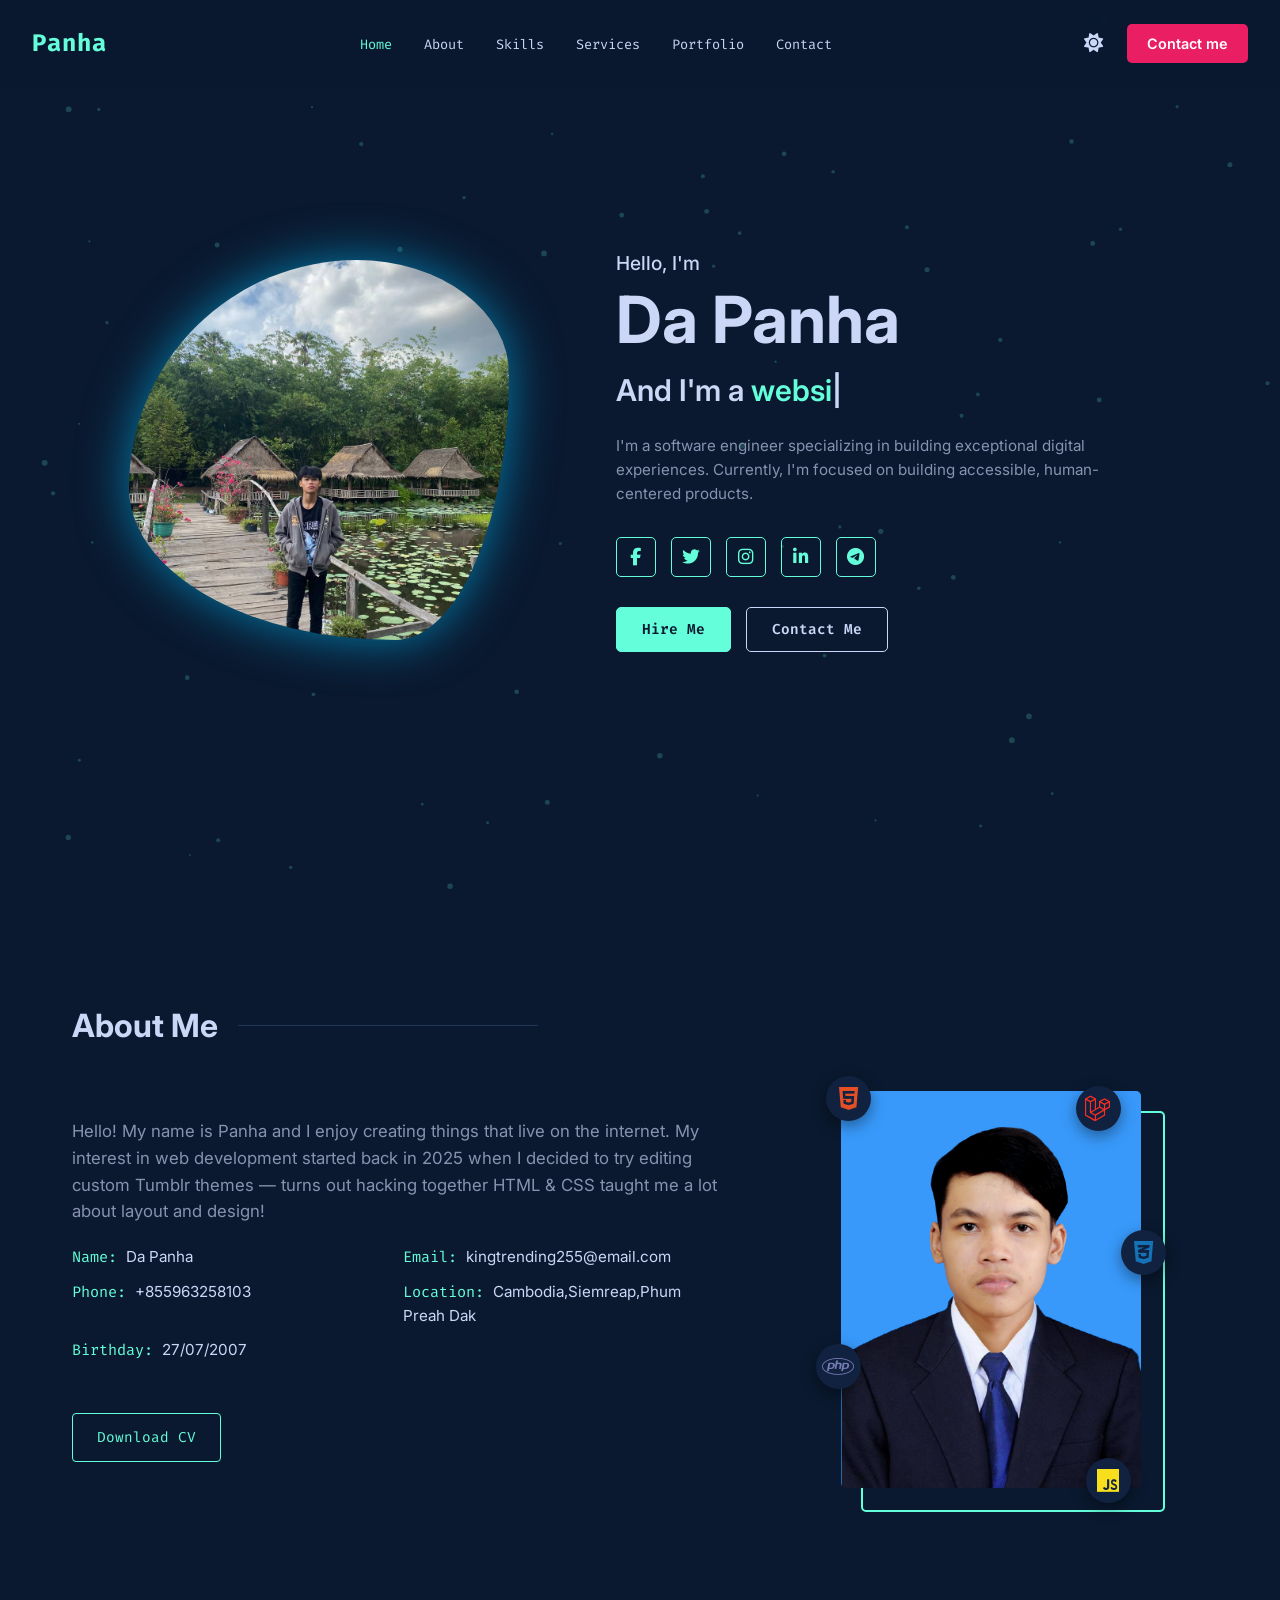
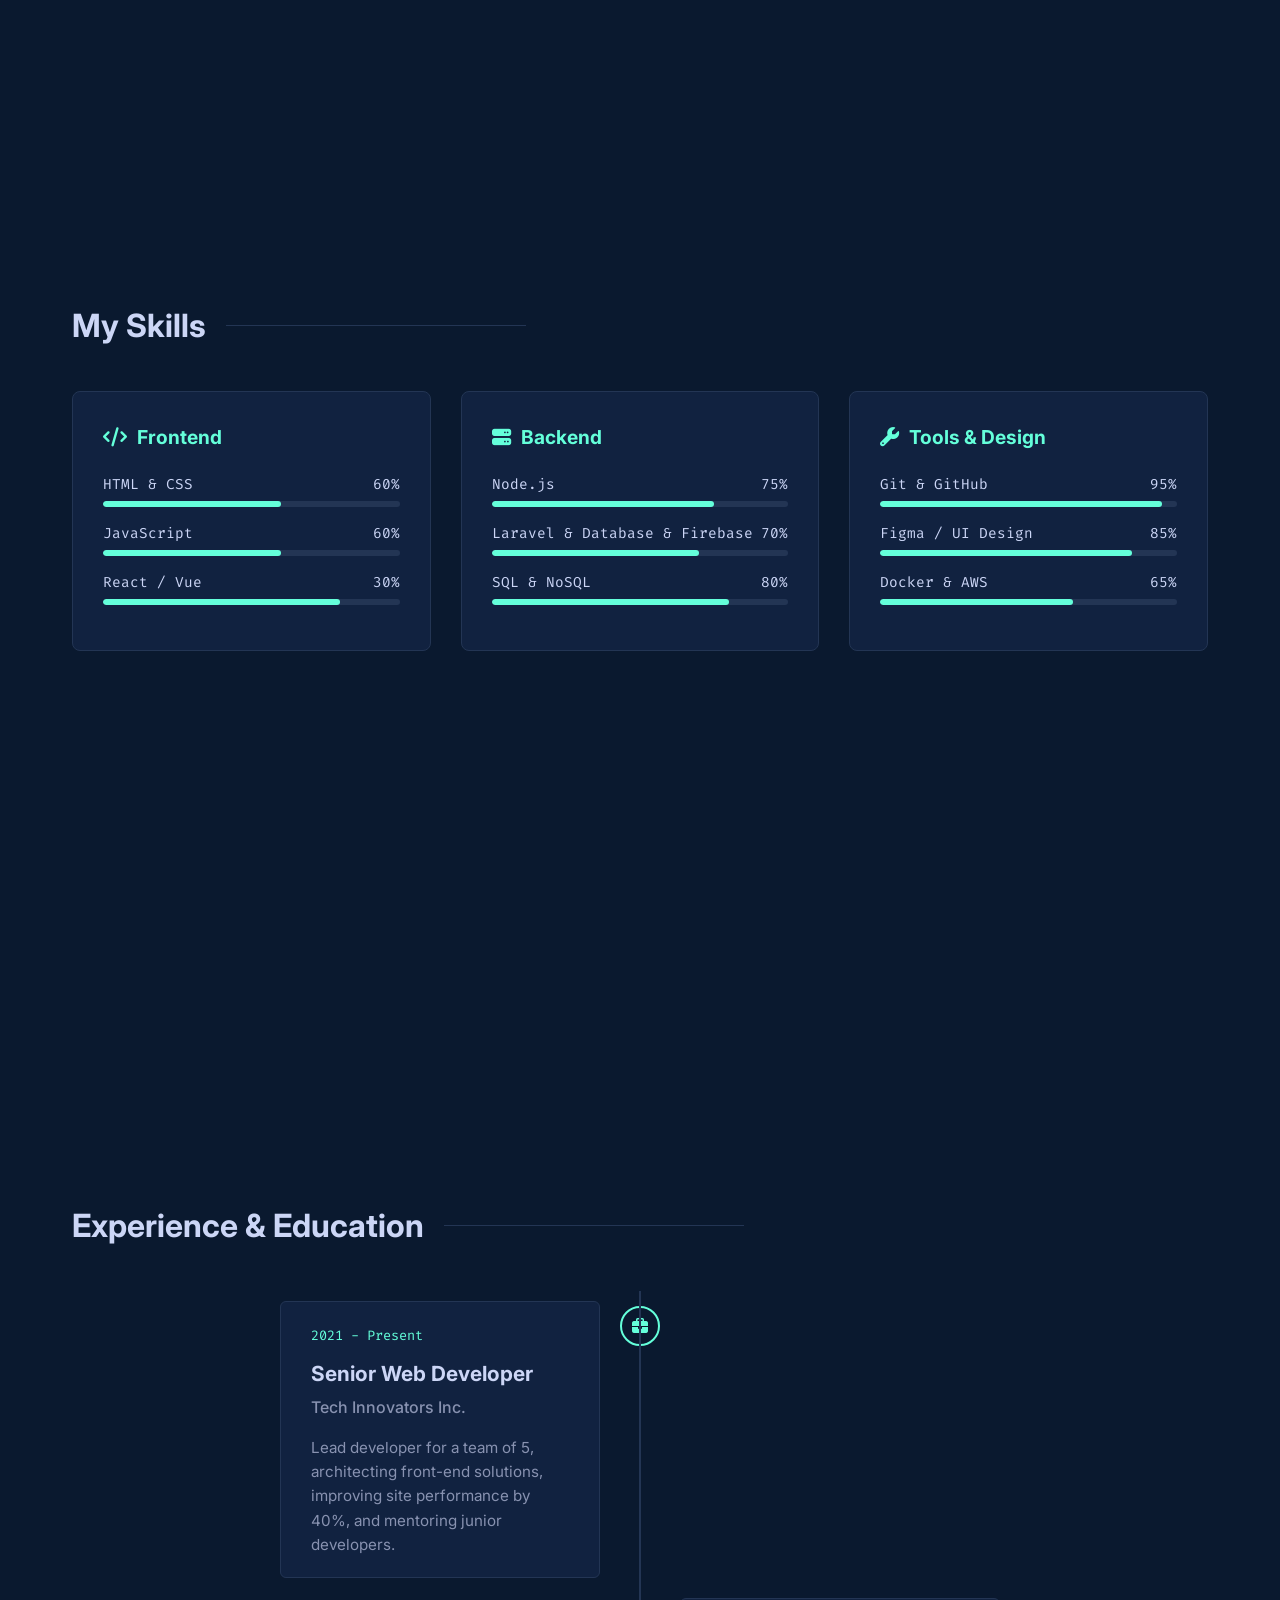
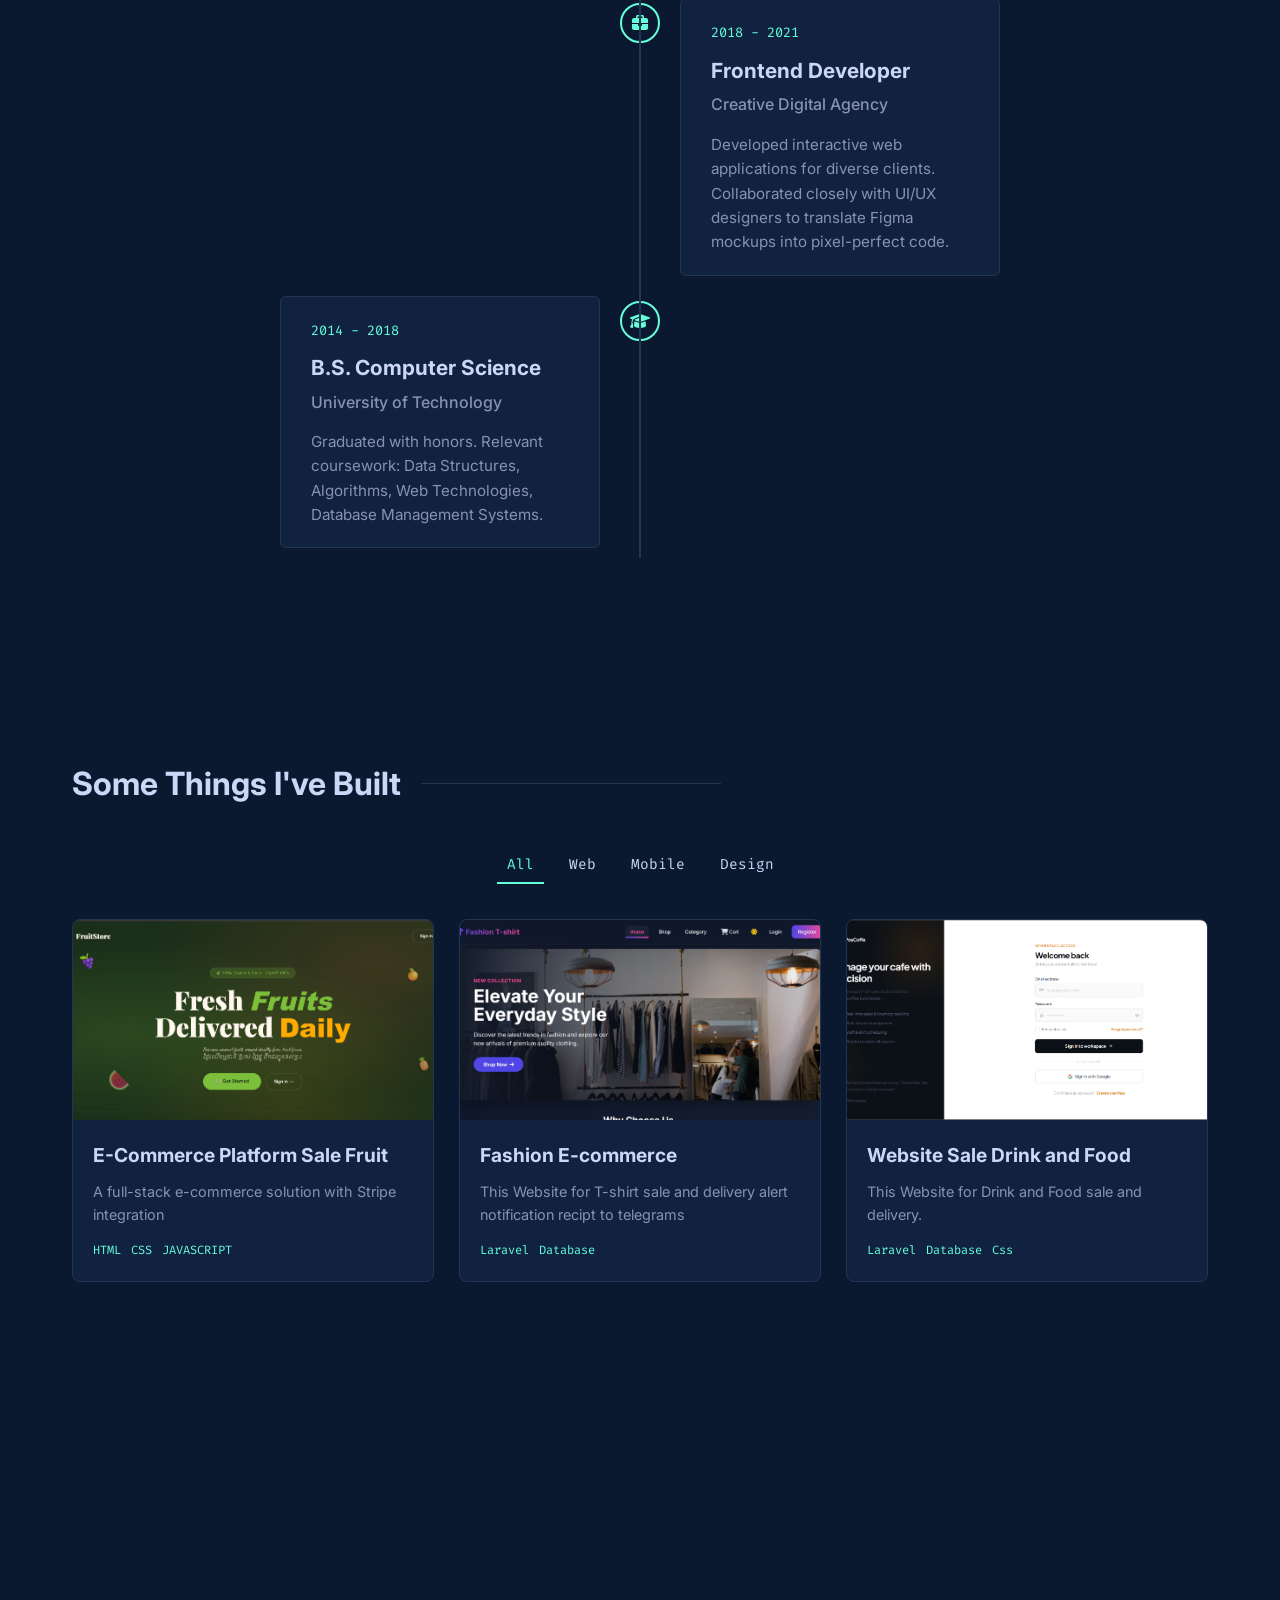
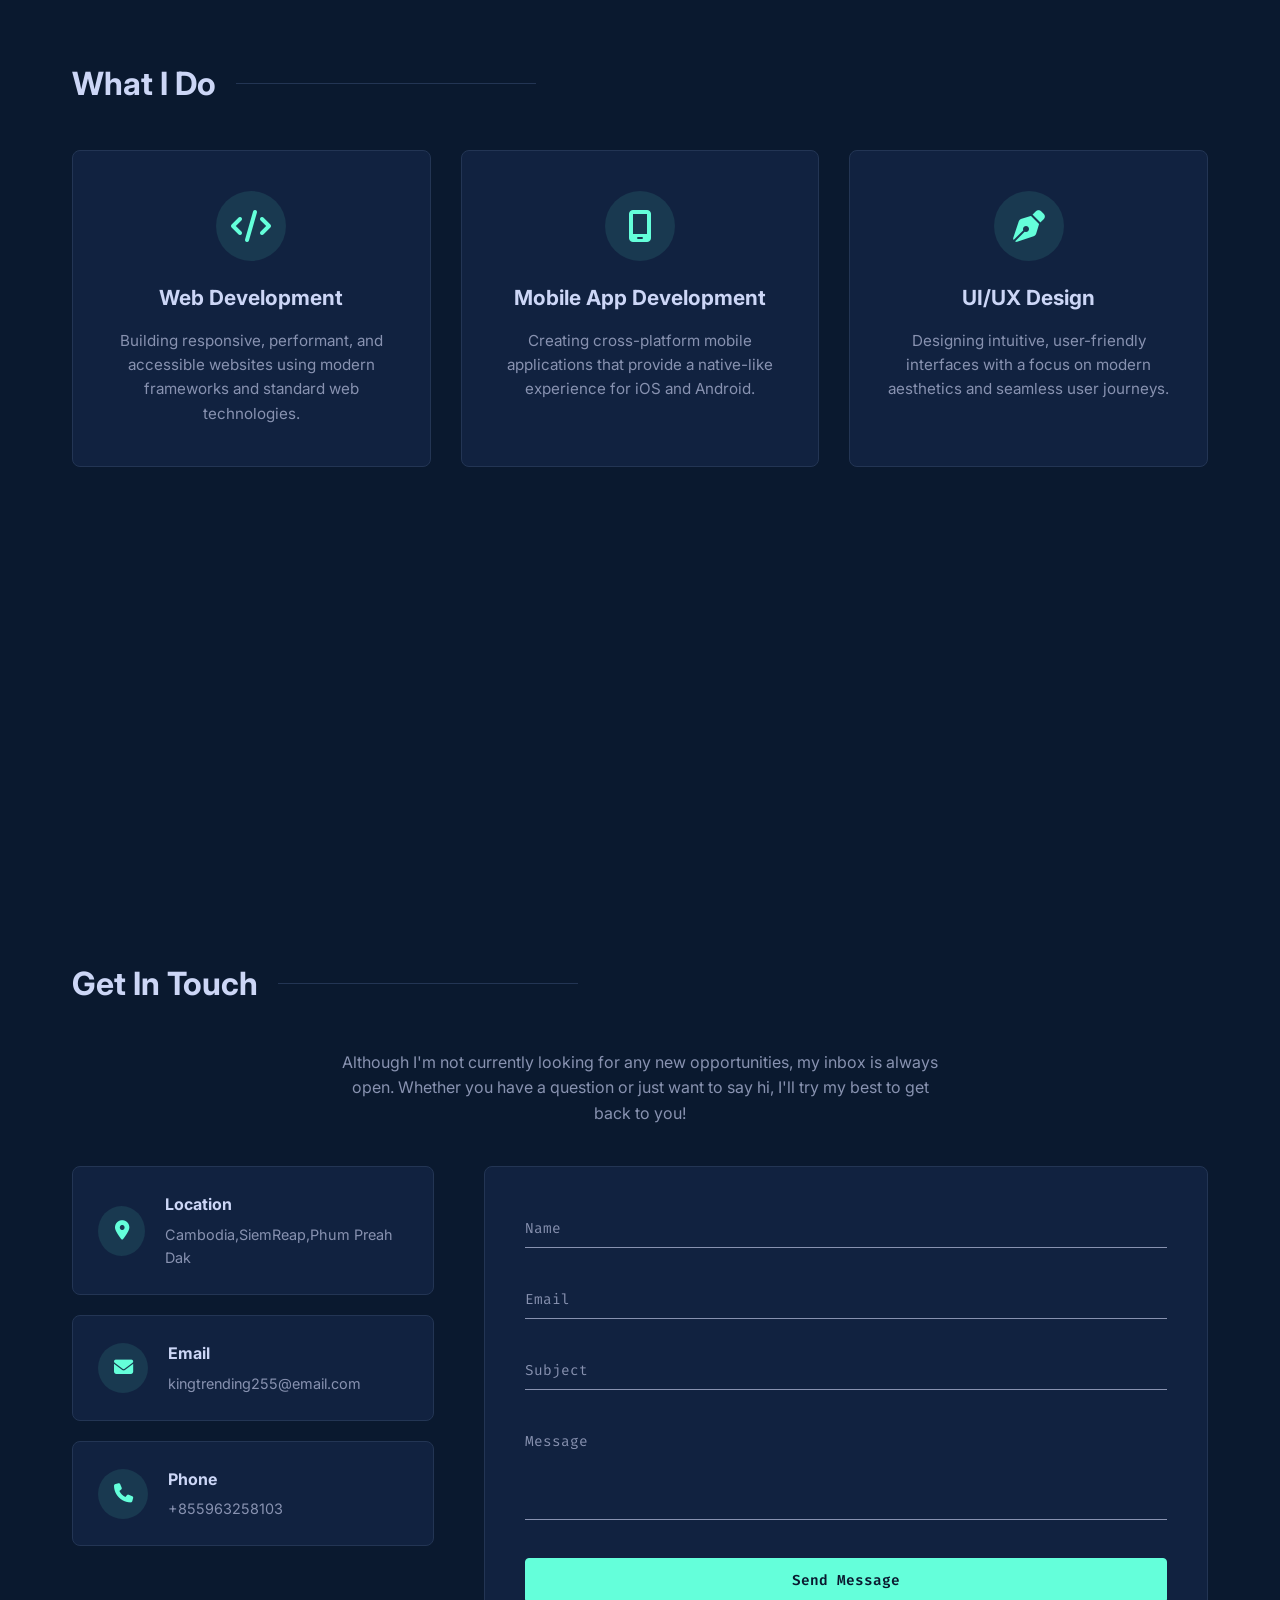
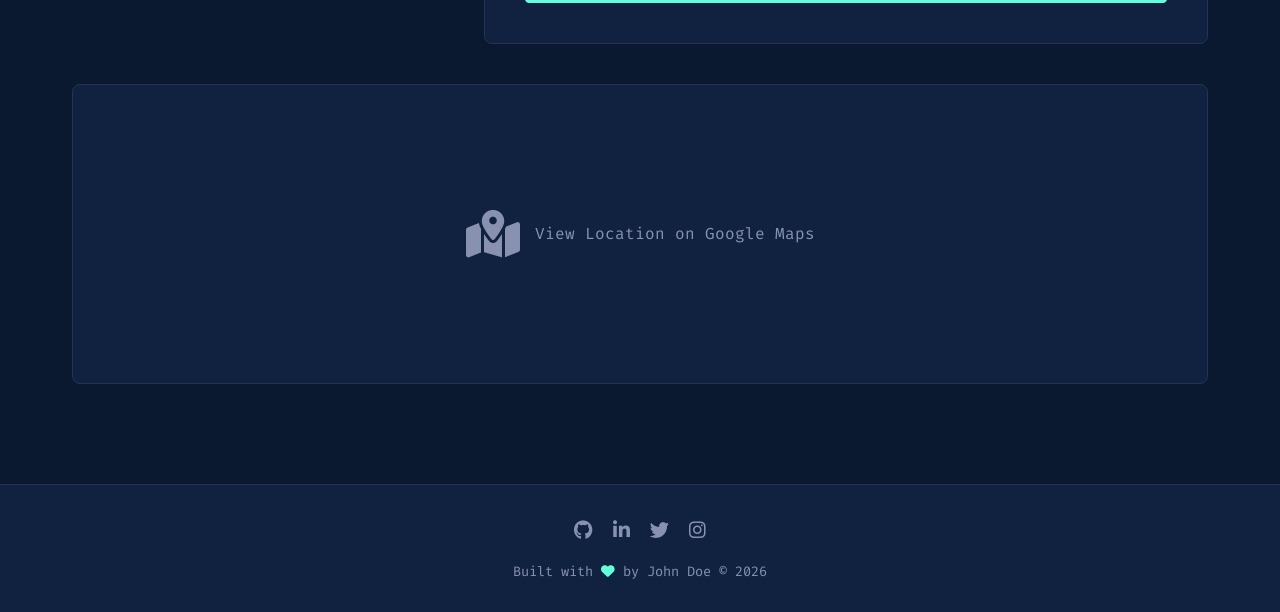
<file: index.html>
<!DOCTYPE html>
<html lang="en" data-theme="dark">

<head>
    <meta charset="UTF-8">
    <meta name="viewport" content="width=device-width, initial-scale=1.0">
    <title>Da Panha | Personal Portfolio</title>

    <!-- Google Fonts -->
    <link rel="preconnect" href="https://fonts.googleapis.com">
    <link rel="preconnect" href="https://fonts.gstatic.com" crossorigin>
    <link
        href="https://fonts.googleapis.com/css2?family=Inter:wght@300;400;500;600;700;800&family=Fira+Code:wght@400;500&display=swap"
        rel="stylesheet">

    <!-- Font Awesome -->
    <link rel="stylesheet" href="https://cdnjs.cloudflare.com/ajax/libs/font-awesome/6.4.0/css/all.min.css">

    <!-- Custom CSS -->
    <link rel="stylesheet" href="css/style.css">
</head>

<body>

    <!-- Page Loader -->
    <div id="loader">
        <div class="spinner"></div>
    </div>

    <!-- Scroll Progress -->
    <div id="scroll-progress"></div>

    <!-- Navbar -->
    <nav id="navbar">
        <a href="#home" class="logo">Panha</a>

        <ul class="nav-links">
            <li><a href="#home">Home</a></li>
            <li><a href="#about">About</a></li>
            <li><a href="#skills">Skills</a></li>
            <li><a href="#services">Services</a></li>
            <li><a href="#portfolio">Portfolio</a></li>
            <li><a href="#contact">Contact</a></li>
        </ul>

        <div class="nav-controls">
            <button id="theme-toggle"><i class="fa-solid fa-moon"></i></button>
            <a href="#contact" class="btn-download-cv">Contact me</a>
            <div class="hamburger">
                <span></span>
                <span></span>
                <span></span>
            </div>
        </div>
    </nav>

    <!-- Hero Section -->
    <section id="home" class="hero-split">
        <canvas id="canvas-bg"></canvas>
        <div class="container hero-grid">

            <div class="hero-img-box fade-up">
                <div class="blob-glow">
                    <!-- Using the profile photo you uploaded -->
                    <img src="images/photo_2026-03-11_21-34-07.jpg" alt="Da Panha" class="hero-profile-img">
                </div>
            </div>

            <div class="hero-text-box fade-up" style="transition-delay: 200ms;">
                <h3 class="hero-greeting">Hello, I'm</h3>
                <h1 class="hero-name">Da Panha</h1>
                <h2 class="hero-title">And I'm a <span class="typing"></span><span class="cursor">|</span></h2>
                <p class="hero-desc">
                    I'm a software engineer specializing in building exceptional digital experiences. Currently, I'm
                    focused on building accessible, human-centered products.
                </p>

                <div class="hero-socials">
                    <a href="#"><i class="fa-brands fa-facebook-f"></i></a>
                    <a href="#"><i class="fa-brands fa-twitter"></i></a>
                    <a href="#"><i class="fa-brands fa-instagram"></i></a>
                    <a href="#"><i class="fa-brands fa-linkedin-in"></i></a>
                    <a href="https://t.me/Nhaluckyy168"><i class="fa-brands fa-telegram"></i></a>
                </div>

                <div class="hero-cta">
                    <a href="#contact" class="btn btn-hire">Hire Me</a>
                    <a href="#contact" class="btn btn-outline-white">Contact Me</a>
                </div>
            </div>

        </div>
    </section>

    <!-- About Section -->
    <section id="about">
        <div class="container">
            <h2 class="section-title fade-up">About Me</h2>
            <div class="about-content fade-up">
                <div class="about-text">
                    <p>Hello! My name is Panha and I enjoy creating things that live on the internet. My interest in web
                        development started back in 2025 when I decided to try editing custom Tumblr themes — turns out
                        hacking together HTML & CSS taught me a lot about layout and design!</p>

                    <ul class="about-details">
                        <li><span>Name:</span> Da Panha</li>
                        <li><span>Email:</span> kingtrending255@email.com</li>
                        <li><span>Phone:</span> +855963258103</li>
                        <li><span>Location:</span> Cambodia,Siemreap,Phum Preah Dak</li>
                        <li><span>Birthday:</span> 27/07/2007</li>
                    </ul>
                    <a href="#" class="btn btn-outline" style="margin-top: 20px;">Download CV</a>
                </div>
                <div class="about-img-wrapper">
                    <!-- Updated to use images folder -->
                    <img src="images/d433.jpg" alt="Da Panha" class="about-img"
                        onerror="this.src='https://picsum.photos/seed/profile/400/500'">

                    <!-- Floating Tech Icons -->
                    <div class="floating-icon icon-html" title="HTML5"><i class="fa-brands fa-html5"></i></div>
                    <div class="floating-icon icon-css" title="CSS3"><i class="fa-brands fa-css3-alt"></i></div>
                    <div class="floating-icon icon-js" title="JavaScript"><i class="fa-brands fa-js"></i></div>
                    <div class="floating-icon icon-php" title="PHP"><i class="fa-brands fa-php"></i></div>
                    <div class="floating-icon icon-laravel" title="Laravel"><i class="fa-brands fa-laravel"></i></div>
                </div>
            </div>
        </div>
    </section>

    <!-- Skills Section -->
    <section id="skills">
        <div class="container">
            <h2 class="section-title fade-up">My Skills</h2>
            <div class="skills-grid">
                <!-- Frontend -->
                <div class="skill-category fade-up">
                    <h3><i class="fa-solid fa-code"></i> Frontend</h3>
                    <div class="skill-item">
                        <div class="skill-info"><span>HTML & CSS</span><span>60%</span></div>
                        <div class="skill-bar">
                            <div class="skill-progress" data-width="60%"></div>
                        </div>
                    </div>
                    <div class="skill-item">
                        <div class="skill-info"><span>JavaScript</span><span>60%</span></div>
                        <div class="skill-bar">
                            <div class="skill-progress" data-width="60%"></div>
                        </div>
                    </div>
                    <div class="skill-item">
                        <div class="skill-info"><span>React / Vue</span><span>30%</span></div>
                        <div class="skill-bar">
                            <div class="skill-progress" data-width="80%"></div>
                        </div>
                    </div>
                </div>

                <!-- Backend -->
                <div class="skill-category fade-up" style="transition-delay: 100ms;">
                    <h3><i class="fa-solid fa-server"></i> Backend</h3>
                    <div class="skill-item">
                        <div class="skill-info"><span>Node.js</span><span>75%</span></div>
                        <div class="skill-bar">
                            <div class="skill-progress" data-width="75%"></div>
                        </div>
                    </div>
                    <div class="skill-item">
                        <div class="skill-info"><span>Laravel & Database & Firebase</span><span>70%</span></div>
                        <div class="skill-bar">
                            <div class="skill-progress" data-width="70%"></div>
                        </div>
                    </div>
                    <div class="skill-item">
                        <div class="skill-info"><span>SQL & NoSQL</span><span>80%</span></div>
                        <div class="skill-bar">
                            <div class="skill-progress" data-width="80%"></div>
                        </div>
                    </div>
                </div>

                <!-- Tools -->
                <div class="skill-category fade-up" style="transition-delay: 200ms;">
                    <h3><i class="fa-solid fa-wrench"></i> Tools & Design</h3>
                    <div class="skill-item">
                        <div class="skill-info"><span>Git & GitHub</span><span>95%</span></div>
                        <div class="skill-bar">
                            <div class="skill-progress" data-width="95%"></div>
                        </div>
                    </div>
                    <div class="skill-item">
                        <div class="skill-info"><span>Figma / UI Design</span><span>85%</span></div>
                        <div class="skill-bar">
                            <div class="skill-progress" data-width="85%"></div>
                        </div>
                    </div>
                    <div class="skill-item">
                        <div class="skill-info"><span>Docker & AWS</span><span>65%</span></div>
                        <div class="skill-bar">
                            <div class="skill-progress" data-width="65%"></div>
                        </div>
                    </div>
                </div>
            </div>
        </div>
    </section>

    <!-- Experience Section -->
    <section id="experience">
        <div class="container">
            <h2 class="section-title fade-up">Experience & Education</h2>
            <div class="timeline">

                <div class="timeline-item left fade-up">
                    <div class="timeline-icon"><i class="fa-solid fa-briefcase"></i></div>
                    <div class="timeline-content">
                        <span class="timeline-date">2021 - Present</span>
                        <h3>Senior Web Developer</h3>
                        <h4>Tech Innovators Inc.</h4>
                        <p>Lead developer for a team of 5, architecting front-end solutions, improving site performance
                            by 40%, and mentoring junior developers.</p>
                    </div>
                </div>

                <div class="timeline-item right fade-up">
                    <div class="timeline-icon"><i class="fa-solid fa-briefcase"></i></div>
                    <div class="timeline-content">
                        <span class="timeline-date">2018 - 2021</span>
                        <h3>Frontend Developer</h3>
                        <h4>Creative Digital Agency</h4>
                        <p>Developed interactive web applications for diverse clients. Collaborated closely with UI/UX
                            designers to translate Figma mockups into pixel-perfect code.</p>
                    </div>
                </div>

                <div class="timeline-item left fade-up">
                    <div class="timeline-icon"><i class="fa-solid fa-graduation-cap"></i></div>
                    <div class="timeline-content">
                        <span class="timeline-date">2014 - 2018</span>
                        <h3>B.S. Computer Science</h3>
                        <h4>University of Technology</h4>
                        <p>Graduated with honors. Relevant coursework: Data Structures, Algorithms, Web Technologies,
                            Database Management Systems.</p>
                    </div>
                </div>

            </div>
        </div>
    </section>

    <!-- Portfolio Section -->
    <section id="portfolio">
        <div class="container">
            <h2 class="section-title fade-up">Some Things I've Built</h2>

            <div class="portfolio-filters fade-up">
                <button class="filter-btn active" data-filter="all">All</button>
                <button class="filter-btn" data-filter="web">Web</button>
                <button class="filter-btn" data-filter="mobile">Mobile</button>
                <button class="filter-btn" data-filter="design">Design</button>
            </div>

            <div class="portfolio-grid">
                <!-- Item 1 -->
                <div class="portfolio-item fade-up" data-category="web">
                    <div class="portfolio-img">
                        <img src="images/Screenshot 2026-05-29 151022.png" alt="Project 1"
                            onerror="this.src='https://picsum.photos/seed/proj1/600/400'">
                        <div class="portfolio-overlay">
                            <a href="fruit-demo.html" title="Live Demo"><i
                                    class="fa-solid fa-arrow-up-right-from-square"></i></a>
                            <a href="#" title="GitHub"><i class="fa-brands fa-github"></i></a>
                        </div>
                    </div>
                    <div class="portfolio-info">
                        <h3>E-Commerce Platform Sale Fruit</h3>
                        <p>A full-stack e-commerce solution with Stripe integration</p>
                        <div class="portfolio-tags">
                            <span>HTML</span><span>CSS</span><span>JAVASCRIPT</span>
                        </div>
                    </div>
                </div>

                <!-- Item 2 -->
                <div class="portfolio-item fade-up" data-category="mobile">
                    <div class="portfolio-img">
                        <img src="images/Screenshot 2026-05-29 160033.png" alt="Project 2"
                            onerror="this.src='https://picsum.photos/seed/proj2/600/400'">
                        <div class="portfolio-overlay">
                            <a href="fashion-shop.html" title="Live Demo"><i
                                    class="fa-solid fa-arrow-up-right-from-square"></i></a>
                            <a href="#" title="GitHub"><i class="fa-brands fa-github"></i></a>
                        </div>
                    </div>
                    <div class="portfolio-info">
                        <h3>Fashion E-commerce</h3>
                        <p>This Website for T-shirt sale and delivery alert notification recipt to telegrams</p>
                        <div class="portfolio-tags">
                            <span>Laravel</span><span>Database</span>
                        </div>
                    </div>
                </div>

                <!-- Item 3 -->
                <div class="portfolio-item fade-up" data-category="web design">
                    <div class="portfolio-img">
                        <img src="images/Screenshot 2026-05-29 170502.png" alt="Project 3"
                            onerror="this.src='https://picsum.photos/seed/proj3/600/400'">
                        <div class="portfolio-overlay">
                            <a href="poscoffee-shop.html" title="Live Demo"><i
                                    class="fa-solid fa-arrow-up-right-from-square"></i></a>
                            <a href="#" title="GitHub"><i class="fa-brands fa-github"></i></a>
                        </div>
                    </div>
                    <div class="portfolio-info">
                        <h3>Website Sale Drink and Food</h3>
                        <p>This Website for Drink and Food sale and delivery.</p>
                        <div class="portfolio-tags">
                            <span>Laravel</span><span>Database</span><span>Css</span>
                        </div>
                    </div>
                </div>
            </div>
        </div>
    </section>

    <!-- Services Section -->
    <section id="services">
        <div class="container">
            <h2 class="section-title fade-up">What I Do</h2>
            <div class="services-grid">

                <div class="service-card fade-up">
                    <div class="service-icon"><i class="fa-solid fa-code"></i></div>
                    <h3>Web Development</h3>
                    <p>Building responsive, performant, and accessible websites using modern frameworks and standard web
                        technologies.</p>
                </div>

                <div class="service-card fade-up" style="transition-delay: 100ms;">
                    <div class="service-icon"><i class="fa-solid fa-mobile-screen"></i></div>
                    <h3>Mobile App Development</h3>
                    <p>Creating cross-platform mobile applications that provide a native-like experience for iOS and
                        Android.</p>
                </div>

                <div class="service-card fade-up" style="transition-delay: 200ms;">
                    <div class="service-icon"><i class="fa-solid fa-pen-nib"></i></div>
                    <h3>UI/UX Design</h3>
                    <p>Designing intuitive, user-friendly interfaces with a focus on modern aesthetics and seamless user
                        journeys.</p>
                </div>

            </div>
        </div>
    </section>

    <!-- Contact Section -->
    <section id="contact">
        <div class="container">
            <h2 class="section-title fade-up">Get In Touch</h2>
            <p class="fade-up"
                style="color: var(--text-muted); margin-bottom: 40px; text-align: center; max-width: 600px; margin-inline: auto;">
                Although I'm not currently looking for any new opportunities, my inbox is always open. Whether you have
                a question or just want to say hi, I'll try my best to get back to you!
            </p>

            <div class="contact-content">
                <div class="contact-info-cards fade-up">
                    <a href="https://maps.app.goo.gl/1tjqPEj5fnRkejQz5" target="_blank" rel="noopener noreferrer"
                        style="display: block; text-decoration: none; color: inherit;">
                        <div class="contact-card">
                            <div class="contact-icon"><i class="fa-solid fa-location-dot"></i></div>
                            <div class="contact-details">
                                <h4>Location</h4>
                                <p>Cambodia,SiemReap,Phum Preah Dak</p>
                            </div>
                        </div>
                    </a>
                    <div class="contact-card">
                        <div class="contact-icon"><i class="fa-solid fa-envelope"></i></div>
                        <div class="contact-details">
                            <h4>Email</h4>
                            <p>kingtrending255@email.com</p>
                        </div>
                    </div>
                    <div class="contact-card">
                        <div class="contact-icon"><i class="fa-solid fa-phone"></i></div>
                        <div class="contact-details">
                            <h4>Phone</h4>
                            <p>+855963258103</p>
                        </div>
                    </div>
                </div>

                <div class="contact-form-wrapper fade-up">
                    <form class="contact-form" action="https://formsubmit.co/kingtrending255@gmail.com" method="POST">
                        <!-- FormSubmit Configuration -->
                        <input type="hidden" name="_captcha" value="false">
                        <input type="hidden" name="_subject" value="New Submission from Portfolio!">

                        <div class="form-group">
                            <input type="text" class="form-control" id="name" name="name" required>
                            <label for="name" class="form-label">Name</label>
                        </div>
                        <div class="form-group">
                            <input type="email" class="form-control" id="email" name="email" required>
                            <label for="email" class="form-label">Email</label>
                        </div>
                        <div class="form-group">
                            <input type="text" class="form-control" id="subject" name="subject" required>
                            <label for="subject" class="form-label">Subject</label>
                        </div>
                        <div class="form-group">
                            <textarea class="form-control" id="message" name="message" required></textarea>
                            <label for="message" class="form-label">Message</label>
                        </div>
                        <button type="submit" class="btn btn-fill" style="width: 100%;">Send Message</button>
                    </form>
                </div>
            </div>

            <a href="https://maps.app.goo.gl/1tjqPEj5fnRkejQz5" target="_blank" rel="noopener noreferrer"
                style="display: block; text-decoration: none; color: inherit;">
                <div class="map-placeholder fade-up">
                    <i class="fa-solid fa-map-location-dot" style="font-size: 3rem; margin-right: 15px;"></i>
                    <p>View Location on Google Maps</p>
                </div>
            </a>
        </div>
    </section>

    <!-- Footer -->
    <footer>
        <div class="container">
            <div class="footer-social">
                <a href="#"><i class="fa-brands fa-github"></i></a>
                <a href="#"><i class="fa-brands fa-linkedin-in"></i></a>
                <a href="#"><i class="fa-brands fa-twitter"></i></a>
                <a href="#"><i class="fa-brands fa-instagram"></i></a>
            </div>
            <p class="footer-text">Built with <span style="color: var(--accent);"><i
                        class="fa-solid fa-heart"></i></span> by John Doe &copy; 2026</p>
        </div>
    </footer>

    <!-- Back to Top -->
    <button id="back-to-top" title="Go to top"><i class="fa-solid fa-arrow-up"></i></button>

    <!-- Custom JavaScript -->
    <script src="js/script.js?v=2"></script>
</body>

</html>
</file>
<file: css/style.css>
/* ==========================================================================
   CSS VARIABLES & THEME
   ========================================================================== */
:root {
    /* Dark Mode (Default) */
    --bg-color: #0a192f;
    --text-main: #ccd6f6;
    --text-muted: #8892b0;
    --accent: #64ffda;
    --accent-hover: rgba(100, 255, 218, 0.1);
    --card-bg: #112240;
    --card-hover: #233554;
    --nav-bg: rgba(10, 25, 47, 0.85);
    --border-color: #233554;
    
    /* Typography */
    --font-sans: 'Inter', sans-serif;
    --font-mono: 'Fira Code', monospace;
    
    /* Transitions */
    --transition: all 0.3s cubic-bezier(0.645, 0.045, 0.355, 1);
}

[data-theme="light"] {
    --bg-color: #f8f9fa;
    --text-main: #2d3748;
    --text-muted: #4a5568;
    --accent: #3182ce;
    --accent-hover: rgba(49, 130, 206, 0.1);
    --card-bg: #ffffff;
    --card-hover: #edf2f7;
    --nav-bg: rgba(248, 249, 250, 0.85);
    --border-color: #e2e8f0;
}

/* ==========================================================================
   RESET & GLOBAL STYLES
   ========================================================================== */
* {
    margin: 0;
    padding: 0;
    box-sizing: border-box;
}

html {
    scroll-behavior: smooth;
    scrollbar-width: thin;
    scrollbar-color: var(--accent) var(--bg-color);
}

/* Custom Scrollbar */
::-webkit-scrollbar {
    width: 8px;
}
::-webkit-scrollbar-track {
    background: var(--bg-color);
}
::-webkit-scrollbar-thumb {
    background: var(--card-hover);
    border-radius: 4px;
}
::-webkit-scrollbar-thumb:hover {
    background: var(--accent);
}

body {
    font-family: var(--font-sans);
    background-color: var(--bg-color);
    color: var(--text-main);
    line-height: 1.6;
    overflow-x: hidden;
    transition: background-color 0.3s ease, color 0.3s ease;
}

h1, h2, h3, h4, h5, h6 {
    color: var(--text-main);
    font-weight: 700;
}

a {
    text-decoration: none;
    color: var(--text-main);
    transition: var(--transition);
}

ul {
    list-style: none;
}

img {
    max-width: 100%;
    height: auto;
    display: block;
}

.section-title {
    display: flex;
    align-items: center;
    font-size: 2rem;
    margin-bottom: 2.5rem;
    width: 100%;
}

.section-title::after {
    content: "";
    display: block;
    height: 1px;
    width: 300px;
    background-color: var(--border-color);
    margin-left: 20px;
}

.section-title span {
    color: var(--accent);
    font-family: var(--font-mono);
    font-size: 1.5rem;
    margin-right: 10px;
    font-weight: 400;
}

.container {
    max-width: 1200px;
    margin: 0 auto;
    padding: 0 2rem;
}

section {
    padding: 100px 0;
    min-height: 100vh;
}

/* Buttons */
.btn {
    display: inline-block;
    padding: 0.75rem 1.5rem;
    border-radius: 4px;
    font-family: var(--font-mono);
    font-size: 0.9rem;
    cursor: pointer;
    transition: var(--transition);
    text-align: center;
}

.btn-outline {
    color: var(--accent);
    background: transparent;
    border: 1px solid var(--accent);
}

.btn-outline:hover {
    background: var(--accent-hover);
    transform: translateY(-3px);
}

.btn-fill {
    color: var(--bg-color);
    background: var(--accent);
    border: 1px solid var(--accent);
    font-weight: 600;
}

.btn-fill:hover {
    background: transparent;
    color: var(--accent);
    transform: translateY(-3px);
}

/* ==========================================================================
   UTILITIES & ANIMATIONS
   ========================================================================== */
/* Page Loader */
#loader {
    position: fixed;
    top: 0;
    left: 0;
    width: 100%;
    height: 100%;
    background-color: var(--bg-color);
    display: flex;
    justify-content: center;
    align-items: center;
    z-index: 9999;
    transition: opacity 0.5s ease, visibility 0.5s ease;
}

.spinner {
    width: 50px;
    height: 50px;
    border: 3px solid var(--card-hover);
    border-top-color: var(--accent);
    border-radius: 50%;
    animation: spin 1s linear infinite;
}

@keyframes spin { 100% { transform: rotate(360deg); } }

/* Scroll Progress */
#scroll-progress {
    position: fixed;
    top: 0;
    left: 0;
    height: 3px;
    background-color: var(--accent);
    width: 0%;
    z-index: 1001;
    transition: width 0.1s;
}

/* Fade Up Animation */
.fade-up {
    opacity: 0;
    transform: translateY(30px);
    transition: opacity 0.6s ease-out, transform 0.6s ease-out;
}

.fade-up.visible {
    opacity: 1;
    transform: translateY(0);
}

/* ==========================================================================
   NAVIGATION
   ========================================================================== */
nav {
    position: fixed;
    top: 0;
    width: 100%;
    padding: 1.5rem 2rem;
    display: flex;
    justify-content: space-between;
    align-items: center;
    background-color: var(--nav-bg);
    backdrop-filter: blur(10px);
    z-index: 1000;
    transition: var(--transition);
}

nav.scrolled {
    padding: 1rem 2rem;
    box-shadow: 0 10px 30px -10px rgba(0, 0, 0, 0.3);
}

.logo {
    font-size: 1.5rem;
    font-weight: 700;
    color: var(--accent);
    font-family: var(--font-mono);
    letter-spacing: 1px;
    display: inline-block;
    animation: logoGlow 3s ease-in-out infinite;
}

@keyframes logoGlow {
    0%, 100% {
        transform: translateY(0);
        text-shadow: 0 0 5px rgba(100, 255, 218, 0.5);
    }
    50% {
        transform: translateY(-5px);
        text-shadow: 0 0 15px rgba(100, 255, 218, 0.8), 0 0 25px rgba(100, 255, 218, 0.6);
    }
}

.nav-links {
    display: flex;
    align-items: center;
    gap: 2rem;
}

.nav-links a {
    font-family: var(--font-mono);
    font-size: 0.85rem;
    color: var(--text-main);
}

.nav-links a:hover, .nav-links a.active {
    color: var(--accent);
}

/* Controls: Theme & Mobile Menu */
.nav-controls {
    display: flex;
    align-items: center;
    gap: 1.5rem;
}

#theme-toggle {
    background: none;
    border: none;
    color: var(--text-main);
    font-size: 1.2rem;
    cursor: pointer;
    transition: var(--transition);
}

#theme-toggle:hover {
    color: var(--accent);
}

.btn-download-cv {
    background-color: #e91e63;
    color: #fff;
    padding: 8px 20px;
    border-radius: 5px;
    font-size: 0.9rem;
    font-weight: 600;
    text-decoration: none;
    transition: var(--transition);
}

.btn-download-cv:hover {
    background-color: #c2185b;
    transform: translateY(-2px);
    color: #fff;
}

.hamburger {
    display: none;
    flex-direction: column;
    gap: 5px;
    cursor: pointer;
    z-index: 1002;
}

.hamburger span {
    width: 25px;
    height: 2px;
    background-color: var(--accent);
    transition: var(--transition);
}

/* ==========================================================================
   HERO SECTION (Split Layout)
   ========================================================================== */
#home {
    display: flex;
    align-items: center;
    position: relative;
    overflow: hidden;
    padding-top: 100px; /* Account for navbar */
    min-height: 100vh;
}

#canvas-bg {
    position: absolute;
    top: 0;
    left: 0;
    width: 100%;
    height: 100%;
    z-index: -1;
    opacity: 0.2;
}

.hero-grid {
    display: grid;
    grid-template-columns: 1fr 1.2fr;
    gap: 50px;
    align-items: center;
    width: 100%;
}

@media (max-width: 900px) {
    .hero-grid {
        grid-template-columns: 1fr;
        text-align: center;
        gap: 30px;
    }
    
    .hero-text-box {
        align-items: center;
    }
}

.hero-img-box {
    display: flex;
    justify-content: center;
    align-items: center;
}

.blob-glow {
    position: relative;
    width: 380px;
    height: 380px;
    border-radius: 60% 40% 30% 70% / 60% 30% 70% 40%;
    background: transparent;
    box-shadow: inset 0 0 50px rgba(0, 191, 255, 0.5), 0 0 50px rgba(0, 191, 255, 0.6);
    display: flex;
    justify-content: center;
    align-items: center;
    animation: morph 8s ease-in-out infinite;
    overflow: hidden;
}

.blob-glow img {
    width: 100%;
    height: 100%;
    object-fit: cover;
}

@keyframes morph {
    0% { border-radius: 60% 40% 30% 70% / 60% 30% 70% 40%; }
    50% { border-radius: 30% 60% 70% 40% / 50% 60% 30% 60%; box-shadow: inset 0 0 70px rgba(0, 191, 255, 0.7), 0 0 70px rgba(0, 191, 255, 0.8); }
    100% { border-radius: 60% 40% 30% 70% / 60% 30% 70% 40%; }
}

.hero-text-box {
    display: flex;
    flex-direction: column;
    justify-content: center;
}

.hero-greeting {
    font-size: 1.2rem;
    font-weight: 500;
    color: var(--text-main);
    margin-bottom: 5px;
}

.hero-name {
    font-size: clamp(35px, 6vw, 65px);
    font-weight: 700;
    color: var(--text-main);
    line-height: 1.1;
    margin-bottom: 10px;
}

.hero-title {
    font-size: clamp(20px, 4vw, 30px);
    font-weight: 600;
    color: var(--text-main);
    margin-bottom: 20px;
}

.hero-title .typing {
    color: var(--accent); /* Light blue typing color */
}

.hero-desc {
    color: var(--text-muted);
    font-size: 0.95rem;
    line-height: 1.6;
    max-width: 500px;
    margin-bottom: 30px;
}

.hero-socials {
    display: flex;
    gap: 15px;
    margin-bottom: 30px;
}

.hero-socials a {
    width: 40px;
    height: 40px;
    display: flex;
    justify-content: center;
    align-items: center;
    border: 1px solid var(--accent);
    color: var(--accent);
    border-radius: 5px;
    font-size: 1.1rem;
    transition: var(--transition);
}

.hero-socials a:hover {
    background: var(--accent);
    color: var(--bg-color);
    box-shadow: 0 0 15px var(--accent);
}

.hero-cta {
    display: flex;
    gap: 15px;
}

.btn-hire {
    background-color: var(--accent);
    color: var(--bg-color);
    border: 1px solid var(--accent);
    padding: 10px 25px;
    border-radius: 5px;
    font-weight: 600;
    text-decoration: none;
    transition: var(--transition);
}

.btn-hire:hover {
    background: transparent;
    color: var(--accent);
}

.btn-outline-white {
    background-color: transparent;
    color: var(--text-main);
    border: 1px solid var(--text-main);
    padding: 10px 25px;
    border-radius: 5px;
    font-weight: 600;
    text-decoration: none;
    transition: var(--transition);
}

.btn-outline-white:hover {
    background-color: var(--text-main);
    color: var(--bg-color);
}

/* ==========================================================================
   ABOUT SECTION
   ========================================================================== */
.about-content {
    display: grid;
    grid-template-columns: 3fr 2fr;
    gap: 50px;
    align-items: center;
}

.about-text p {
    color: var(--text-muted);
    margin-bottom: 20px;
    font-size: 1.05rem;
}

.about-details {
    display: grid;
    grid-template-columns: 1fr 1fr;
    gap: 10px;
    margin-bottom: 30px;
}

.about-details li {
    font-size: 0.95rem;
}

.about-details span {
    color: var(--accent);
    font-family: var(--font-mono);
    margin-right: 5px;
}

.about-img-wrapper {
    position: relative;
    max-width: 300px;
    margin: 0 auto;
}

.about-img {
    border-radius: 5px;
    position: relative;
    z-index: 2;
    transition: var(--transition);
}

.about-img-wrapper::after {
    content: "";
    position: absolute;
    top: 20px;
    left: 20px;
    width: 100%;
    height: 100%;
    border: 2px solid var(--accent);
    border-radius: 5px;
    z-index: 1;
    transition: var(--transition);
}

.about-img-wrapper:hover .about-img {
    transform: translate(-5px, -5px);
}

.about-img-wrapper:hover::after {
    transform: translate(5px, 5px);
}

/* Floating Icons in About Section */
.floating-icon {
    position: absolute;
    width: 45px;
    height: 45px;
    background-color: var(--card-bg);
    border-radius: 50%;
    display: flex;
    justify-content: center;
    align-items: center;
    font-size: 1.6rem;
    box-shadow: 0 5px 15px rgba(0,0,0,0.4);
    z-index: 3;
    animation: float 4s ease-in-out infinite;
}

@keyframes float {
    0% { transform: translateY(0); }
    50% { transform: translateY(-15px); }
    100% { transform: translateY(0); }
}

.icon-html { top: -15px; left: -15px; color: #E34F26; animation-delay: 0s; }
.icon-css { top: 35%; right: -25px; color: #1572B6; animation-delay: 0.8s; }
.icon-js { bottom: -15px; right: 10px; color: #F7DF1E; animation-delay: 1.5s; }
.icon-php { bottom: 25%; left: -25px; color: #777BB4; animation-delay: 2s; }
.icon-laravel { top: -5px; right: 20px; color: #FF2D20; animation-delay: 0.5s; }

/* ==========================================================================
   SKILLS SECTION
   ========================================================================== */
.skills-grid {
    display: grid;
    grid-template-columns: repeat(auto-fit, minmax(250px, 1fr));
    gap: 30px;
}

.skill-category {
    background-color: var(--card-bg);
    padding: 30px;
    border-radius: 8px;
    border: 1px solid var(--border-color);
    transition: var(--transition);
}

.skill-category:hover {
    transform: translateY(-5px);
    box-shadow: 0 10px 30px -15px rgba(0,0,0,0.5);
}

.skill-category h3 {
    margin-bottom: 20px;
    font-size: 1.2rem;
    color: var(--accent);
    display: flex;
    align-items: center;
    gap: 10px;
}

.skill-item {
    margin-bottom: 15px;
}

.skill-info {
    display: flex;
    justify-content: space-between;
    margin-bottom: 5px;
    font-size: 0.9rem;
    font-family: var(--font-mono);
}

.skill-bar {
    width: 100%;
    height: 6px;
    background-color: var(--card-hover);
    border-radius: 3px;
    overflow: hidden;
}

.skill-progress {
    height: 100%;
    background-color: var(--accent);
    border-radius: 3px;
    width: 0; /* Animated via JS */
    transition: width 1.5s ease-out;
}

/* ==========================================================================
   EXPERIENCE SECTION
   ========================================================================== */
.timeline {
    position: relative;
    max-width: 800px;
    margin: 0 auto;
}

.timeline::after {
    content: '';
    position: absolute;
    width: 2px;
    background-color: var(--border-color);
    top: 0;
    bottom: 0;
    left: 50%;
    margin-left: -1px;
}

.timeline-item {
    padding: 10px 40px;
    position: relative;
    background-color: inherit;
    width: 50%;
}

.timeline-item.left { left: 0; }
.timeline-item.right { left: 50%; }

.timeline-icon {
    position: absolute;
    width: 40px;
    height: 40px;
    right: -20px;
    background-color: var(--bg-color);
    border: 2px solid var(--accent);
    top: 15px;
    border-radius: 50%;
    z-index: 1;
    display: flex;
    justify-content: center;
    align-items: center;
    color: var(--accent);
}

.timeline-item.right .timeline-icon {
    left: -20px;
}

.timeline-content {
    padding: 20px 30px;
    background-color: var(--card-bg);
    position: relative;
    border-radius: 6px;
    border: 1px solid var(--border-color);
    transition: var(--transition);
}

.timeline-content:hover {
    transform: translateY(-5px);
    box-shadow: 0 10px 30px -15px rgba(0,0,0,0.5);
}

.timeline-date {
    font-family: var(--font-mono);
    color: var(--accent);
    font-size: 0.85rem;
    margin-bottom: 10px;
    display: inline-block;
}

.timeline-content h3 {
    font-size: 1.3rem;
    margin-bottom: 5px;
}

.timeline-content h4 {
    color: var(--text-muted);
    font-size: 1rem;
    font-weight: 500;
    margin-bottom: 15px;
}

.timeline-content p {
    color: var(--text-muted);
    font-size: 0.95rem;
}

/* ==========================================================================
   PORTFOLIO SECTION
   ========================================================================== */
.portfolio-filters {
    display: flex;
    justify-content: center;
    gap: 15px;
    margin-bottom: 40px;
    flex-wrap: wrap;
}

.filter-btn {
    background: transparent;
    border: none;
    color: var(--text-main);
    font-family: var(--font-mono);
    font-size: 0.9rem;
    cursor: pointer;
    padding: 5px 10px;
    transition: var(--transition);
    position: relative;
}

.filter-btn.active, .filter-btn:hover {
    color: var(--accent);
}

.filter-btn.active::after {
    content: '';
    position: absolute;
    bottom: -5px;
    left: 0;
    width: 100%;
    height: 2px;
    background-color: var(--accent);
}

.portfolio-grid {
    display: grid;
    grid-template-columns: repeat(auto-fill, minmax(300px, 1fr));
    gap: 25px;
}

.portfolio-item {
    background-color: var(--card-bg);
    border-radius: 8px;
    overflow: hidden;
    border: 1px solid var(--border-color);
    transition: var(--transition);
    position: relative;
}

.portfolio-item:hover {
    transform: translateY(-10px);
}

.portfolio-img {
    position: relative;
    height: 200px;
    overflow: hidden;
}

.portfolio-img img {
    width: 100%;
    height: 100%;
    object-fit: cover;
    transition: transform 0.5s ease;
}

.portfolio-item:hover .portfolio-img img {
    transform: scale(1.1);
}

.portfolio-overlay {
    position: absolute;
    top: 0;
    left: 0;
    width: 100%;
    height: 100%;
    background: rgba(10, 25, 47, 0.9);
    display: flex;
    justify-content: center;
    align-items: center;
    gap: 15px;
    opacity: 0;
    transition: opacity 0.3s ease;
}

.portfolio-item:hover .portfolio-overlay {
    opacity: 1;
}

.portfolio-overlay a {
    color: var(--accent);
    font-size: 1.5rem;
    background: rgba(255,255,255,0.1);
    width: 45px;
    height: 45px;
    border-radius: 50%;
    display: flex;
    justify-content: center;
    align-items: center;
    transition: var(--transition);
}

.portfolio-overlay a:hover {
    background: var(--accent);
    color: var(--bg-color);
}

.portfolio-info {
    padding: 20px;
}

.portfolio-info h3 {
    font-size: 1.2rem;
    margin-bottom: 10px;
}

.portfolio-info p {
    color: var(--text-muted);
    font-size: 0.9rem;
    margin-bottom: 15px;
}

.portfolio-tags {
    display: flex;
    flex-wrap: wrap;
    gap: 10px;
    font-family: var(--font-mono);
    font-size: 0.75rem;
    color: var(--accent);
}

/* ==========================================================================
   SERVICES SECTION
   ========================================================================== */
.services-grid {
    display: grid;
    grid-template-columns: repeat(auto-fit, minmax(300px, 1fr));
    gap: 30px;
}

.service-card {
    background-color: var(--card-bg);
    padding: 40px 30px;
    border-radius: 8px;
    border: 1px solid var(--border-color);
    transition: var(--transition);
    text-align: center;
}

.service-card:hover {
    transform: translateY(-10px);
    border-color: var(--accent);
    box-shadow: 0 10px 30px -15px rgba(0,0,0,0.5);
}

.service-icon {
    width: 70px;
    height: 70px;
    background-color: var(--accent-hover);
    color: var(--accent);
    border-radius: 50%;
    display: flex;
    justify-content: center;
    align-items: center;
    font-size: 2rem;
    margin: 0 auto 20px;
    transition: var(--transition);
}

.service-card:hover .service-icon {
    background-color: var(--accent);
    color: var(--bg-color);
}

.service-card h3 {
    font-size: 1.3rem;
    margin-bottom: 15px;
    color: var(--text-main);
}

.service-card p {
    color: var(--text-muted);
    font-size: 0.95rem;
    line-height: 1.6;
}

/* ==========================================================================
   CONTACT SECTION
   ========================================================================== */
.contact-content {
    display: grid;
    grid-template-columns: 1fr 2fr;
    gap: 50px;
}

.contact-info-cards {
    display: flex;
    flex-direction: column;
    gap: 20px;
}

.contact-card {
    background-color: var(--card-bg);
    padding: 25px;
    border-radius: 8px;
    border: 1px solid var(--border-color);
    display: flex;
    align-items: center;
    gap: 20px;
    transition: var(--transition);
}

.contact-card:hover {
    transform: translateY(-5px);
    border-color: var(--accent);
}

.contact-icon {
    width: 50px;
    height: 50px;
    background-color: var(--accent-hover);
    color: var(--accent);
    border-radius: 50%;
    display: flex;
    justify-content: center;
    align-items: center;
    font-size: 1.2rem;
}

.contact-details h4 {
    font-size: 1rem;
    margin-bottom: 5px;
}

.contact-details p {
    color: var(--text-muted);
    font-size: 0.9rem;
}

.contact-form {
    background-color: var(--card-bg);
    padding: 40px;
    border-radius: 8px;
    border: 1px solid var(--border-color);
}

.form-group {
    position: relative;
    margin-bottom: 30px;
}

.form-control {
    width: 100%;
    background: transparent;
    border: none;
    border-bottom: 1px solid var(--text-muted);
    padding: 10px 0;
    color: var(--text-main);
    font-family: var(--font-sans);
    font-size: 1rem;
    transition: var(--transition);
}

.form-control:focus {
    outline: none;
    border-bottom-color: var(--accent);
}

.form-label {
    position: absolute;
    top: 10px;
    left: 0;
    color: var(--text-muted);
    pointer-events: none;
    transition: var(--transition);
    font-family: var(--font-mono);
    font-size: 0.9rem;
}

.form-control:focus ~ .form-label,
.form-control:valid ~ .form-label {
    top: -20px;
    font-size: 0.8rem;
    color: var(--accent);
}

textarea.form-control {
    resize: none;
    height: 100px;
}

.map-placeholder {
    margin-top: 40px;
    height: 300px;
    background-color: var(--card-bg);
    border-radius: 8px;
    border: 1px solid var(--border-color);
    display: flex;
    justify-content: center;
    align-items: center;
    color: var(--text-muted);
    font-family: var(--font-mono);
}

/* ==========================================================================
   FOOTER
   ========================================================================== */
footer {
    padding: 30px 0;
    text-align: center;
    background-color: var(--card-bg);
    border-top: 1px solid var(--border-color);
}

.footer-social {
    display: flex;
    justify-content: center;
    gap: 20px;
    margin-bottom: 15px;
}

.footer-social a {
    color: var(--text-muted);
    font-size: 1.2rem;
}

.footer-social a:hover {
    color: var(--accent);
}

.footer-text {
    color: var(--text-muted);
    font-family: var(--font-mono);
    font-size: 0.85rem;
}

.footer-text span {
    color: var(--accent);
}

/* Back to top */
#back-to-top {
    position: fixed;
    bottom: 40px;
    right: 40px;
    width: 45px;
    height: 45px;
    background-color: var(--accent);
    color: var(--bg-color);
    border: none;
    border-radius: 50%;
    cursor: pointer;
    display: flex;
    justify-content: center;
    align-items: center;
    font-size: 1.2rem;
    opacity: 0;
    visibility: hidden;
    transition: var(--transition);
    z-index: 99;
    box-shadow: 0 4px 10px rgba(0,0,0,0.3);
}

#back-to-top.visible {
    opacity: 1;
    visibility: visible;
}

#back-to-top:hover {
    transform: translateY(-5px);
    background-color: var(--text-main);
}

/* ==========================================================================
   RESPONSIVE DESIGN
   ========================================================================== */
@media screen and (max-width: 992px) {
    .about-content { grid-template-columns: 1fr; gap: 40px; }
    .about-img-wrapper { max-width: 250px; }
    .timeline::after { left: 31px; }
    .timeline-item { width: 100%; padding-left: 70px; padding-right: 25px; }
    .timeline-item.right { left: 0; }
    .timeline-item.left .timeline-icon,
    .timeline-item.right .timeline-icon { left: 11px; }
    .contact-content { grid-template-columns: 1fr; }
    .sidebar { display: none; }
    .hero-content { padding-left: 0; text-align: center; margin: 0 auto; }
    .hero-cta { justify-content: center; }
}

@media screen and (max-width: 768px) {
    nav { padding: 1rem 1.5rem; }
    .nav-links {
        position: fixed;
        top: 0;
        right: -100%;
        width: 70%;
        height: 100vh;
        background-color: var(--card-bg);
        flex-direction: column;
        justify-content: center;
        transition: var(--transition);
        box-shadow: -10px 0 30px rgba(0,0,0,0.5);
    }
    .nav-links.nav-active { right: 0; }
    .hamburger { display: flex; }
    .hamburger.toggle span:nth-child(1) { transform: rotate(-45deg) translate(-5px, 6px); }
    .hamburger.toggle span:nth-child(2) { opacity: 0; }
    .hamburger.toggle span:nth-child(3) { transform: rotate(45deg) translate(-5px, -6px); }
    
    .hero-name { font-size: 2.5rem; }
    .hero-title { font-size: 1.8rem; }
    .section-title { font-size: 1.5rem; }
    .section-title::after { width: 100px; }
    .about-details { grid-template-columns: 1fr; }
    #back-to-top { bottom: 20px; right: 20px; }
}
</file>
